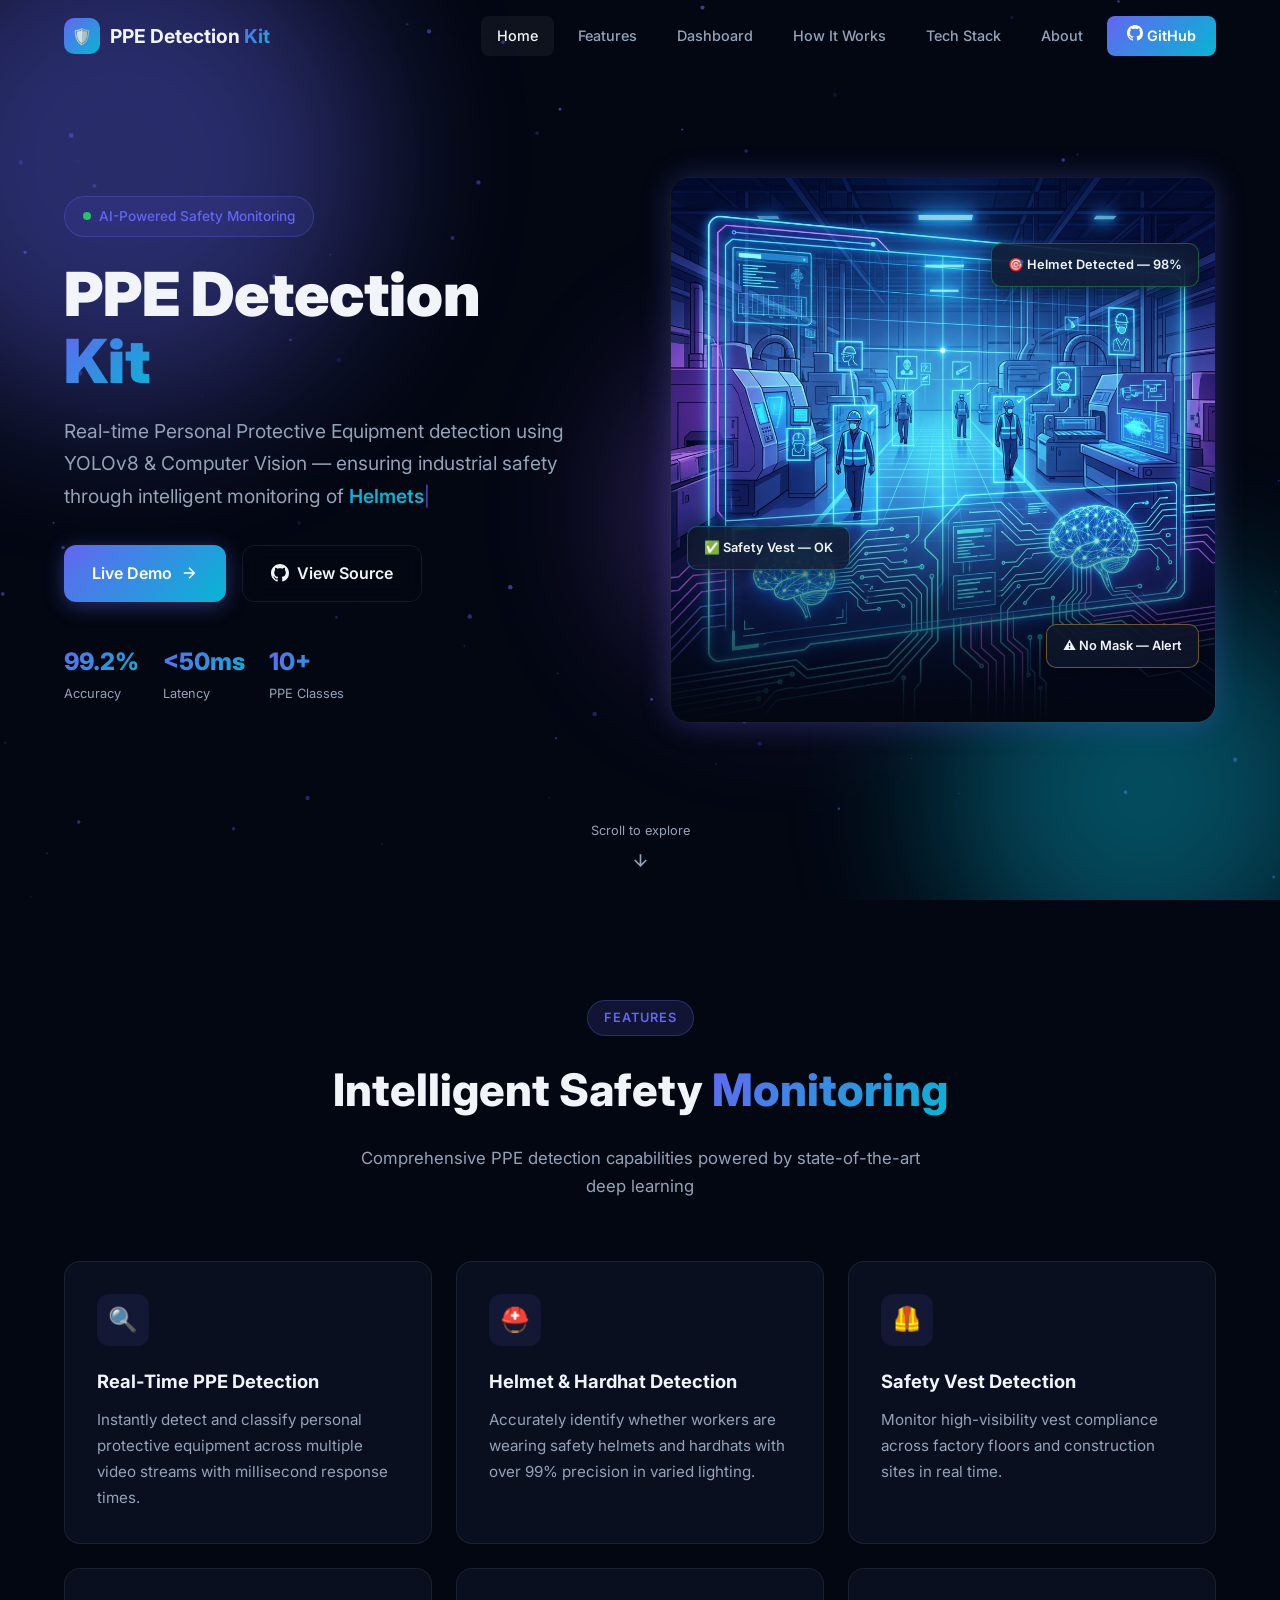
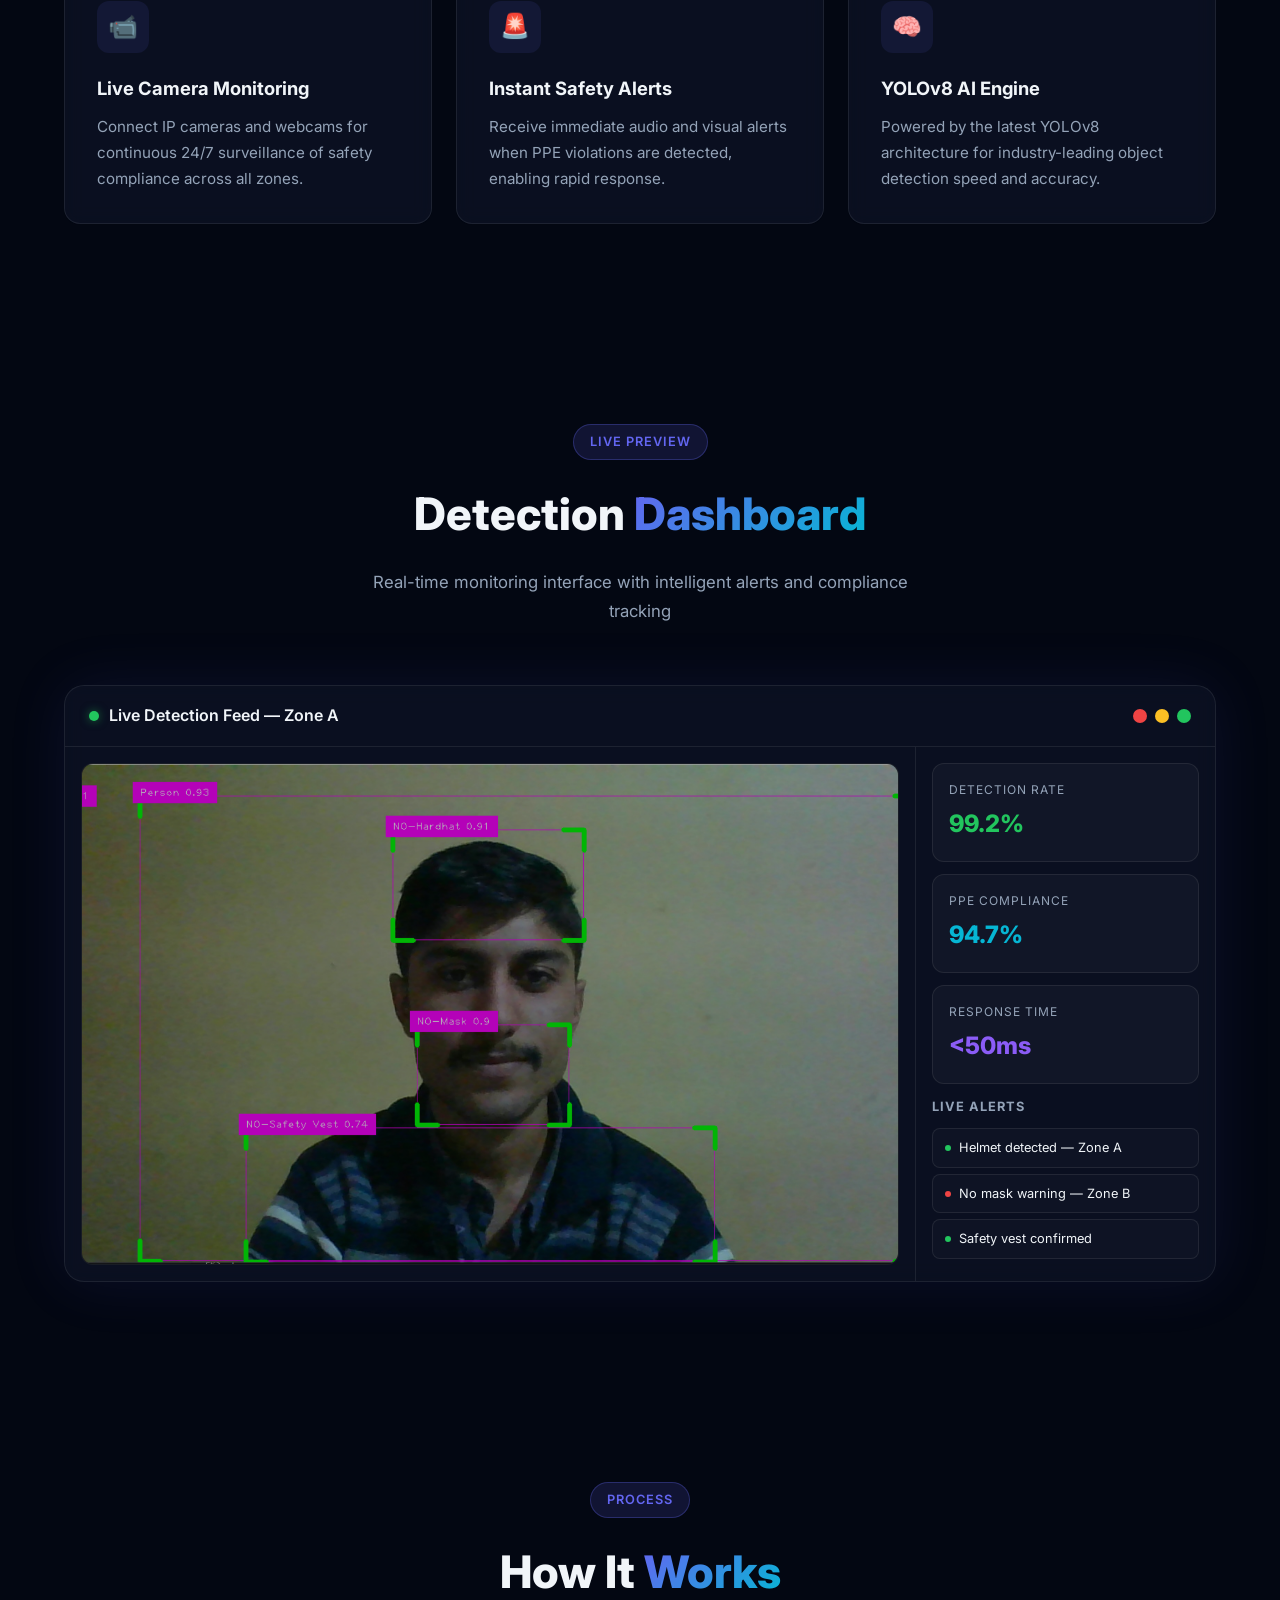
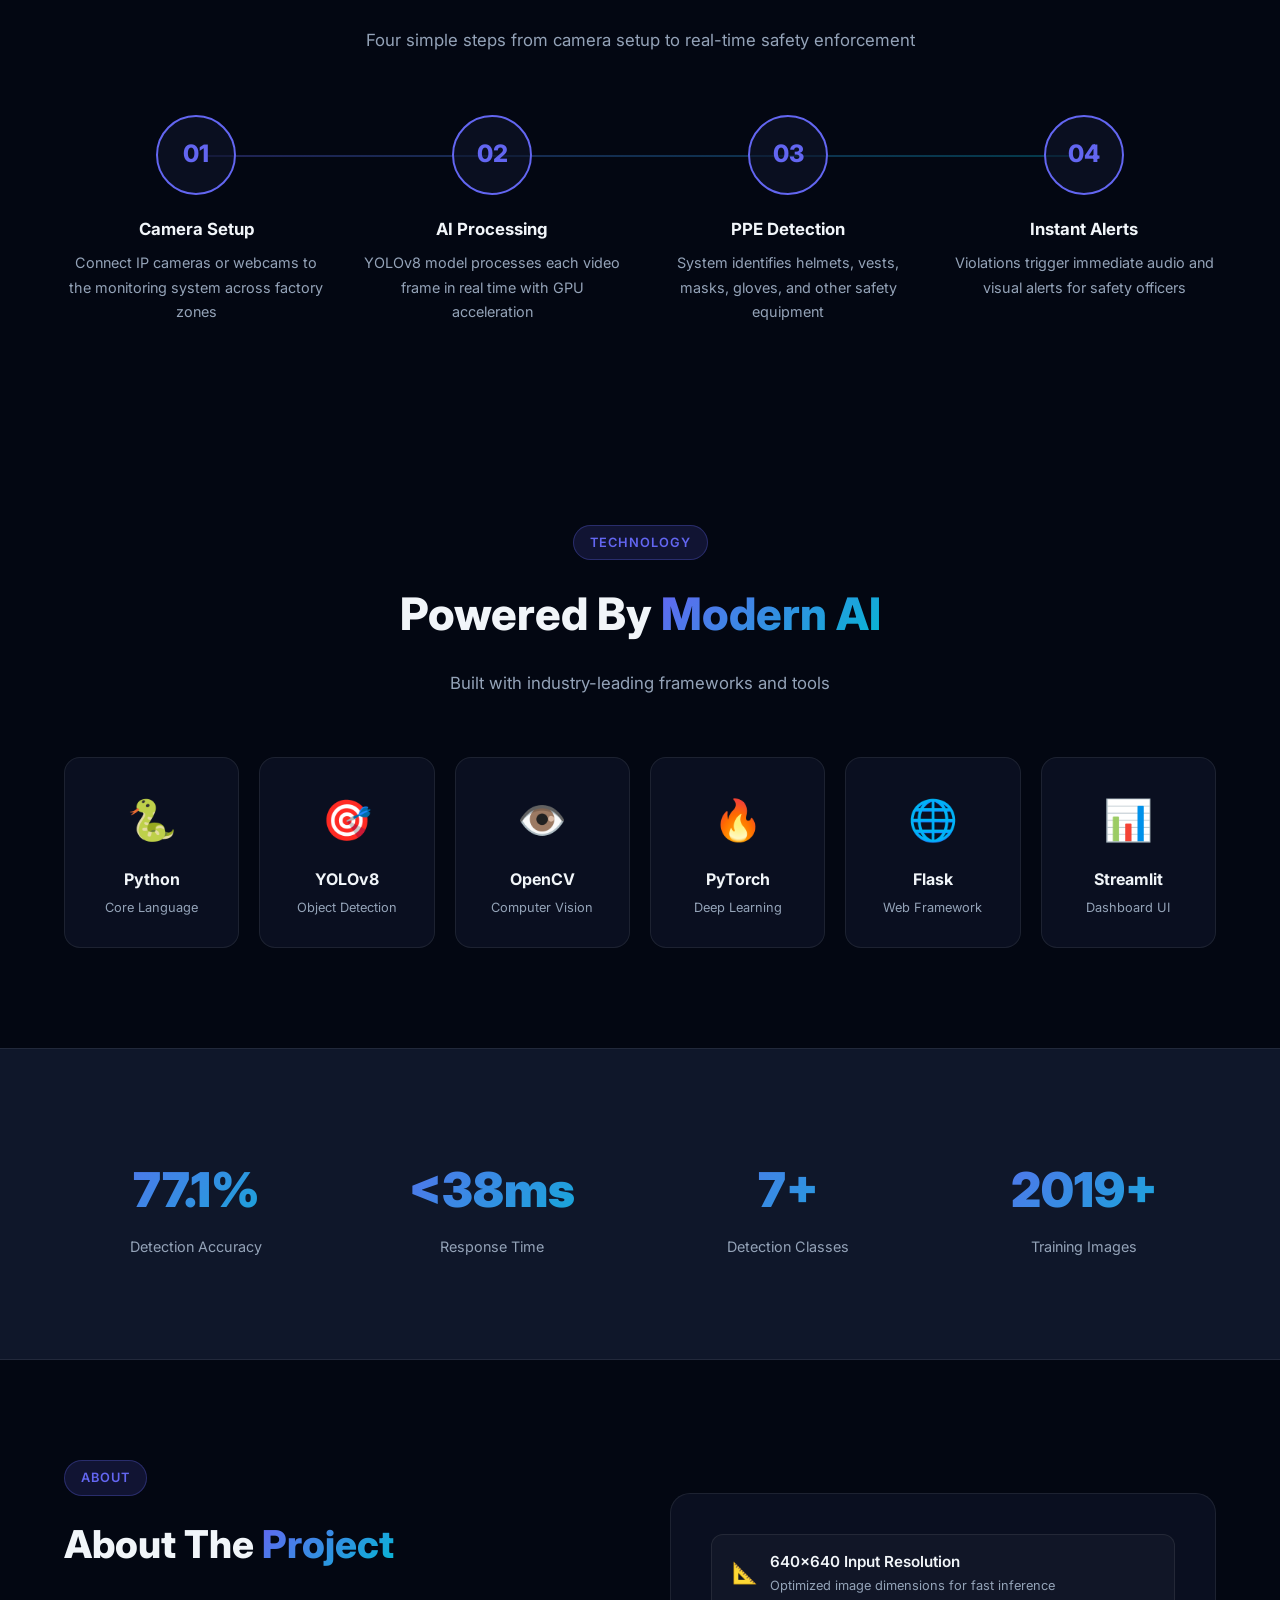
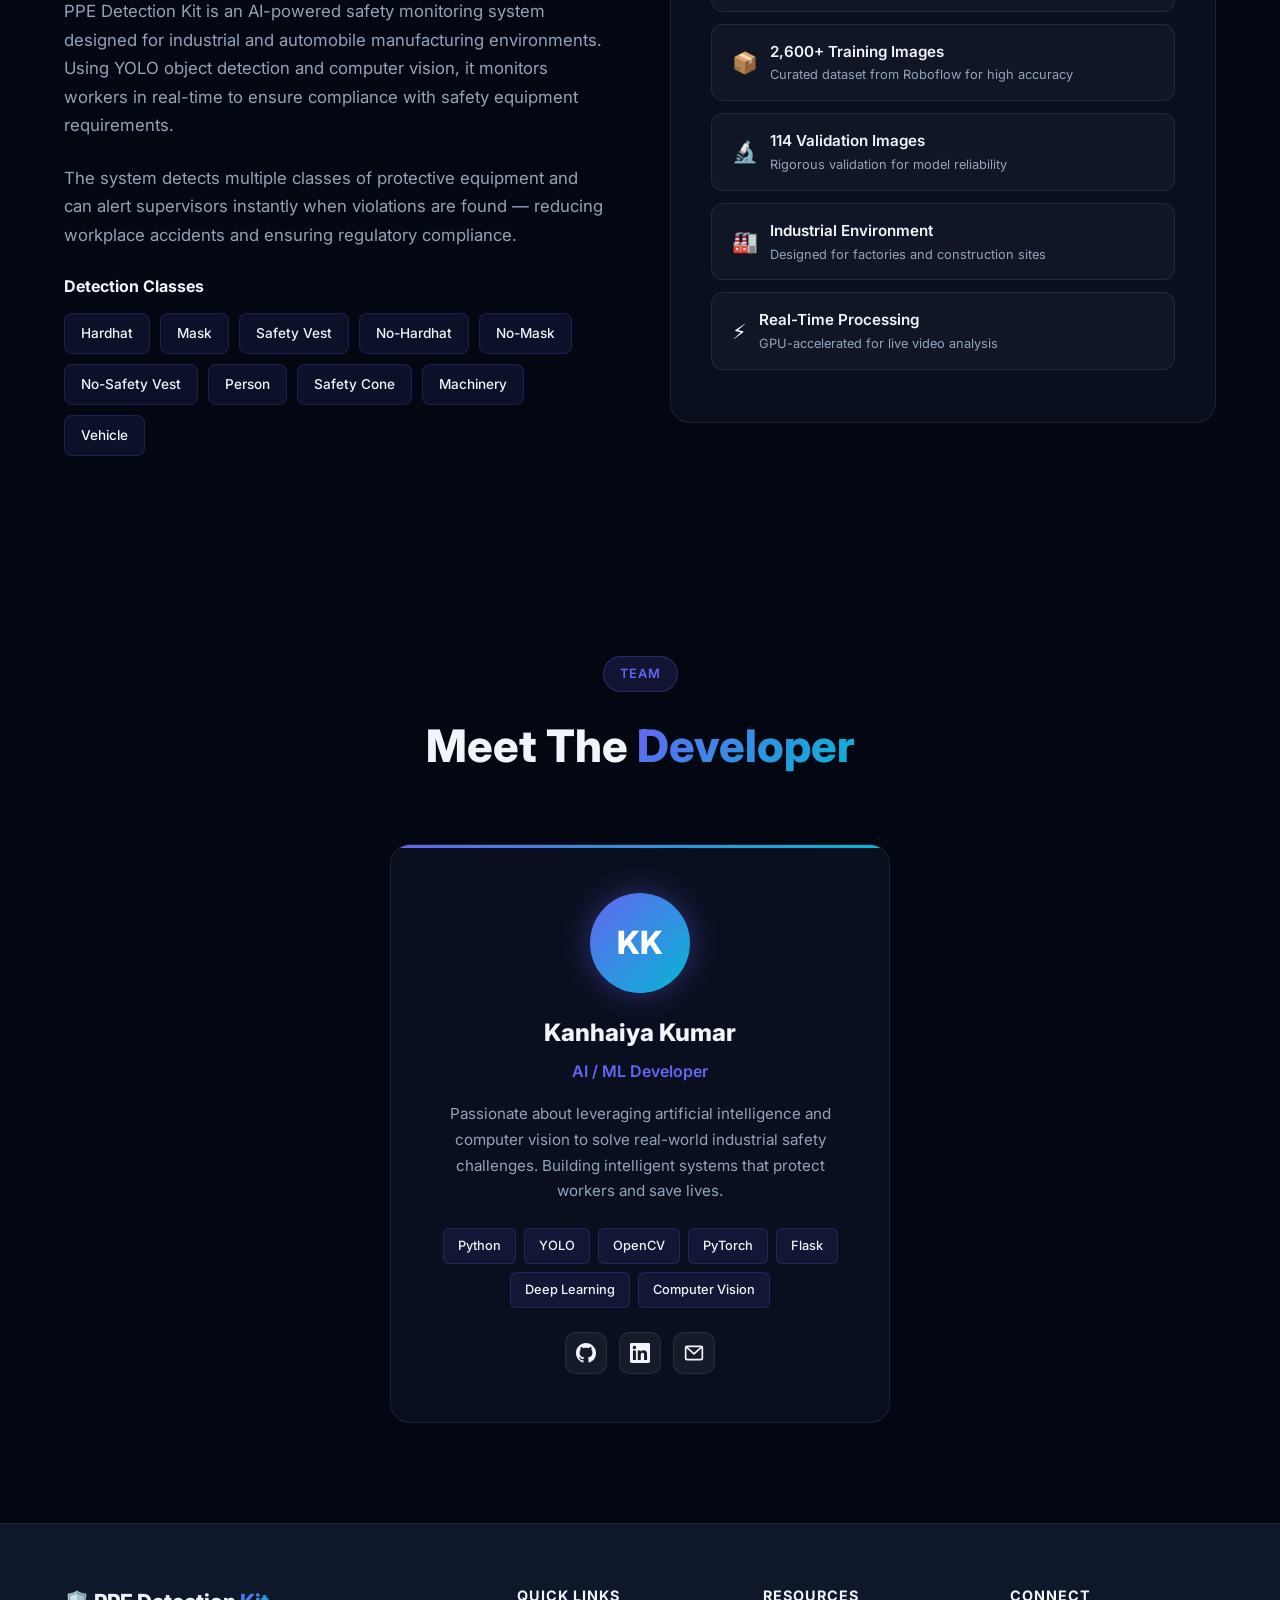
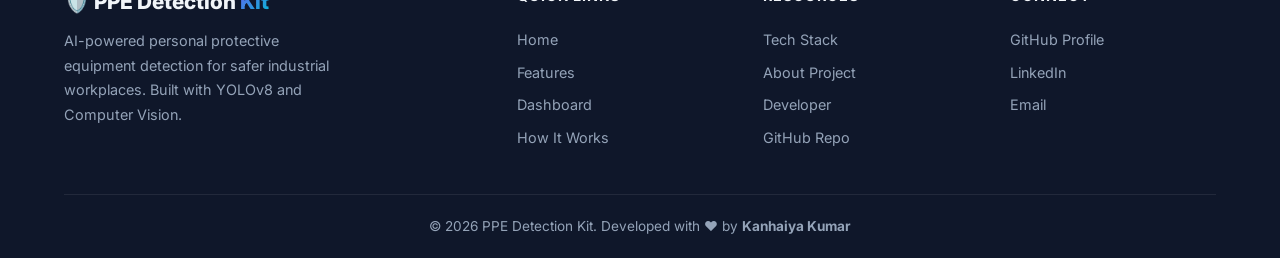
<file: website/index.html>
<!DOCTYPE html>
<html lang="en">
<head>
  <meta charset="UTF-8">
  <meta name="viewport" content="width=device-width, initial-scale=1.0">
  <title>PPE Detection Kit — AI-Powered Industrial Safety Monitoring</title>
  <meta name="description" content="Real-time Personal Protective Equipment detection using YOLOv8 and Computer Vision for industrial and automobile manufacturing safety.">
  <link href="https://fonts.googleapis.com/css2?family=Inter:wght@300;400;500;600;700;800;900&family=JetBrains+Mono:wght@400;500&display=swap" rel="stylesheet">
  <link rel="stylesheet" href="style.css">
</head>
<body>

<!-- Particle Background -->
<canvas id="particles"></canvas>

<!-- ===== Navbar ===== -->
<nav class="navbar" id="navbar">
  <div class="container">
    <a href="#" class="nav-logo">
      <div class="logo-icon">🛡️</div>
      <span>PPE Detection <span class="gradient-text">Kit</span></span>
    </a>
    <div class="nav-links" id="navLinks">
      <a href="#hero">Home</a>
      <a href="#features">Features</a>
      <a href="#dashboard">Dashboard</a>
      <a href="#how-it-works">How It Works</a>
      <a href="#tech-stack">Tech Stack</a>
      <a href="#about">About</a>
      <a href="https://github.com/iamkanhaiyakumar/PPE_detection_Kit" target="_blank" class="nav-cta">
        <svg width="16" height="16" viewBox="0 0 24 24" fill="currentColor"><path d="M12 0C5.37 0 0 5.37 0 12c0 5.31 3.435 9.795 8.205 11.385.6.105.825-.255.825-.57 0-.285-.015-1.23-.015-2.235-3.015.555-3.795-.735-4.035-1.41-.135-.345-.72-1.41-1.23-1.695-.42-.225-1.02-.78-.015-.795.945-.015 1.62.87 1.845 1.23 1.08 1.815 2.805 1.305 3.495.99.105-.78.42-1.305.765-1.605-2.67-.3-5.46-1.335-5.46-5.925 0-1.305.465-2.385 1.23-3.225-.12-.3-.54-1.53.12-3.18 0 0 1.005-.315 3.3 1.23.96-.27 1.98-.405 3-.405s2.04.135 3 .405c2.295-1.56 3.3-1.23 3.3-1.23.66 1.65.24 2.88.12 3.18.765.84 1.23 1.905 1.23 3.225 0 4.605-2.805 5.625-5.475 5.925.435.375.81 1.095.81 2.22 0 1.605-.015 2.895-.015 3.3 0 .315.225.69.825.57A12.02 12.02 0 0024 12c0-6.63-5.37-12-12-12z"/></svg>
        GitHub
      </a>
    </div>
    <button class="mobile-toggle" id="mobileToggle" aria-label="Toggle menu">
      <svg class="hamburger" width="24" height="24" viewBox="0 0 24 24" fill="none" stroke="currentColor" stroke-width="2"><line x1="3" y1="6" x2="21" y2="6"/><line x1="3" y1="12" x2="21" y2="12"/><line x1="3" y1="18" x2="21" y2="18"/></svg>
    </button>
  </div>
</nav>

<!-- ===== Hero Section ===== -->
<section class="hero" id="hero">
  <div class="hero-bg">
    <div class="orb orb-1"></div>
    <div class="orb orb-2"></div>
    <div class="orb orb-3"></div>
  </div>
  <div class="container">
    <div class="hero-text">
      <div class="hero-badge">
        <span class="pulse"></span>
        AI-Powered Safety Monitoring
      </div>
      <h1>PPE Detection<br><span class="gradient-text">Kit</span></h1>
      <p class="hero-subtitle">Real-time Personal Protective Equipment detection using YOLOv8 &amp; Computer Vision — ensuring industrial safety through intelligent monitoring of <span class="typing-text"></span><span class="cursor">|</span></p>
      <div class="hero-cta">
        <a href="#dashboard" class="btn btn-primary">
          Live Demo
          <svg width="18" height="18" viewBox="0 0 24 24" fill="none" stroke="currentColor" stroke-width="2"><path d="M5 12h14M12 5l7 7-7 7"/></svg>
        </a>
        <a href="https://github.com/iamkanhaiyakumar/PPE_detection_Kit" target="_blank" class="btn btn-outline">
          <svg width="18" height="18" viewBox="0 0 24 24" fill="currentColor"><path d="M12 0C5.37 0 0 5.37 0 12c0 5.31 3.435 9.795 8.205 11.385.6.105.825-.255.825-.57 0-.285-.015-1.23-.015-2.235-3.015.555-3.795-.735-4.035-1.41-.135-.345-.72-1.41-1.23-1.695-.42-.225-1.02-.78-.015-.795.945-.015 1.62.87 1.845 1.23 1.08 1.815 2.805 1.305 3.495.99.105-.78.42-1.305.765-1.605-2.67-.3-5.46-1.335-5.46-5.925 0-1.305.465-2.385 1.23-3.225-.12-.3-.54-1.53.12-3.18 0 0 1.005-.315 3.3 1.23.96-.27 1.98-.405 3-.405s2.04.135 3 .405c2.295-1.56 3.3-1.23 3.3-1.23.66 1.65.24 2.88.12 3.18.765.84 1.23 1.905 1.23 3.225 0 4.605-2.805 5.625-5.475 5.925.435.375.81 1.095.81 2.22 0 1.605-.015 2.895-.015 3.3 0 .315.225.69.825.57A12.02 12.02 0 0024 12c0-6.63-5.37-12-12-12z"/></svg>
          View Source
        </a>
      </div>
      <div class="hero-stats">
        <div class="hero-stat"><span class="stat-val">99.2%</span><span class="stat-lbl">Accuracy</span></div>
        <div class="hero-stat"><span class="stat-val">&lt;50ms</span><span class="stat-lbl">Latency</span></div>
        <div class="hero-stat"><span class="stat-val">10+</span><span class="stat-lbl">PPE Classes</span></div>
      </div>
    </div>
    <div class="hero-visual">
      <div class="hero-img-wrap">
        <img src="images/hero-illustration.png" alt="AI-Powered PPE Detection System Visualization">
        <div class="floating-card fc1">🎯 Helmet Detected — 98%</div>
        <div class="floating-card fc2">✅ Safety Vest — OK</div>
        <div class="floating-card fc3">⚠️ No Mask — Alert</div>
      </div>
    </div>
  </div>
  <div class="scroll-indicator">
    <span>Scroll to explore</span>
    <svg width="20" height="20" viewBox="0 0 24 24" fill="none" stroke="currentColor" stroke-width="2"><path d="M12 5v14M5 12l7 7 7-7"/></svg>
  </div>
</section>

<!-- ===== Features ===== -->
<section id="features">
  <div class="container">
    <div class="section-header reveal">
      <span class="section-badge">Features</span>
      <h2>Intelligent Safety <span class="gradient-text">Monitoring</span></h2>
      <p>Comprehensive PPE detection capabilities powered by state-of-the-art deep learning</p>
    </div>
    <div class="features-grid">
      <div class="feature-card reveal reveal-delay-1">
        <div class="feature-icon">🔍</div>
        <h3>Real-Time PPE Detection</h3>
        <p>Instantly detect and classify personal protective equipment across multiple video streams with millisecond response times.</p>
      </div>
      <div class="feature-card reveal reveal-delay-2">
        <div class="feature-icon">⛑️</div>
        <h3>Helmet &amp; Hardhat Detection</h3>
        <p>Accurately identify whether workers are wearing safety helmets and hardhats with over 99% precision in varied lighting.</p>
      </div>
      <div class="feature-card reveal reveal-delay-3">
        <div class="feature-icon">🦺</div>
        <h3>Safety Vest Detection</h3>
        <p>Monitor high-visibility vest compliance across factory floors and construction sites in real time.</p>
      </div>
      <div class="feature-card reveal reveal-delay-4">
        <div class="feature-icon">📹</div>
        <h3>Live Camera Monitoring</h3>
        <p>Connect IP cameras and webcams for continuous 24/7 surveillance of safety compliance across all zones.</p>
      </div>
      <div class="feature-card reveal reveal-delay-5">
        <div class="feature-icon">🚨</div>
        <h3>Instant Safety Alerts</h3>
        <p>Receive immediate audio and visual alerts when PPE violations are detected, enabling rapid response.</p>
      </div>
      <div class="feature-card reveal reveal-delay-6">
        <div class="feature-icon">🧠</div>
        <h3>YOLOv8 AI Engine</h3>
        <p>Powered by the latest YOLOv8 architecture for industry-leading object detection speed and accuracy.</p>
      </div>
    </div>
  </div>
</section>

<!-- ===== Dashboard Preview ===== -->
<section id="dashboard">
  <div class="container">
    <div class="section-header reveal">
      <span class="section-badge">Live Preview</span>
      <h2>Detection <span class="gradient-text">Dashboard</span></h2>
      <p>Real-time monitoring interface with intelligent alerts and compliance tracking</p>
    </div>
    <div class="dashboard-wrap reveal">
      <div class="dash-toolbar">
        <div class="dash-title">
          <span class="status-dot"></span>
          Live Detection Feed — Zone A
        </div>
        <div class="dash-controls">
          <span class="dash-ctrl-btn" style="background:#ef4444;"></span>
          <span class="dash-ctrl-btn" style="background:#fbbf24;"></span>
          <span class="dash-ctrl-btn" style="background:#22c55e;"></span>
        </div>
      </div>
      <div class="dash-body">
        <div class="cam-feed">
          <img src="images/dashboard-feed.png" alt="PPE Detection Camera Feed">
        </div>
        <div class="dash-sidebar">
          <div class="dash-stat">
            <div class="ds-label">Detection Rate</div>
            <div class="ds-value green">99.2%</div>
          </div>
          <div class="dash-stat">
            <div class="ds-label">PPE Compliance</div>
            <div class="ds-value cyan">94.7%</div>
          </div>
          <div class="dash-stat">
            <div class="ds-label">Response Time</div>
            <div class="ds-value purple">&lt;50ms</div>
          </div>
          <div class="alert-log">
            <h4>Live Alerts</h4>
            <div class="alert-log-items">
              <div class="alert-item"><span class="alert-dot g"></span><span>Helmet detected — Zone A</span></div>
              <div class="alert-item"><span class="alert-dot r"></span><span>No mask warning — Zone B</span></div>
              <div class="alert-item"><span class="alert-dot g"></span><span>Safety vest confirmed</span></div>
            </div>
          </div>
        </div>
      </div>
    </div>
  </div>
</section>

<!-- ===== How It Works ===== -->
<section id="how-it-works">
  <div class="container">
    <div class="section-header reveal">
      <span class="section-badge">Process</span>
      <h2>How It <span class="gradient-text">Works</span></h2>
      <p>Four simple steps from camera setup to real-time safety enforcement</p>
    </div>
    <div class="steps">
      <div class="step-card reveal reveal-delay-1">
        <div class="step-num">01</div>
        <h3>Camera Setup</h3>
        <p>Connect IP cameras or webcams to the monitoring system across factory zones</p>
      </div>
      <div class="step-card reveal reveal-delay-2">
        <div class="step-num">02</div>
        <h3>AI Processing</h3>
        <p>YOLOv8 model processes each video frame in real time with GPU acceleration</p>
      </div>
      <div class="step-card reveal reveal-delay-3">
        <div class="step-num">03</div>
        <h3>PPE Detection</h3>
        <p>System identifies helmets, vests, masks, gloves, and other safety equipment</p>
      </div>
      <div class="step-card reveal reveal-delay-4">
        <div class="step-num">04</div>
        <h3>Instant Alerts</h3>
        <p>Violations trigger immediate audio and visual alerts for safety officers</p>
      </div>
    </div>
  </div>
</section>

<!-- ===== Tech Stack ===== -->
<section id="tech-stack">
  <div class="container">
    <div class="section-header reveal">
      <span class="section-badge">Technology</span>
      <h2>Powered By <span class="gradient-text">Modern AI</span></h2>
      <p>Built with industry-leading frameworks and tools</p>
    </div>
    <div class="tech-grid">
      <div class="tech-card reveal reveal-delay-1">
        <div class="tech-icon">🐍</div>
        <h4>Python</h4>
        <p>Core Language</p>
      </div>
      <div class="tech-card reveal reveal-delay-2">
        <div class="tech-icon">🎯</div>
        <h4>YOLOv8</h4>
        <p>Object Detection</p>
      </div>
      <div class="tech-card reveal reveal-delay-3">
        <div class="tech-icon">👁️</div>
        <h4>OpenCV</h4>
        <p>Computer Vision</p>
      </div>
      <div class="tech-card reveal reveal-delay-4">
        <div class="tech-icon">🔥</div>
        <h4>PyTorch</h4>
        <p>Deep Learning</p>
      </div>
      <div class="tech-card reveal reveal-delay-5">
        <div class="tech-icon">🌐</div>
        <h4>Flask</h4>
        <p>Web Framework</p>
      </div>
      <div class="tech-card reveal reveal-delay-6">
        <div class="tech-icon">📊</div>
        <h4>Streamlit</h4>
        <p>Dashboard UI</p>
      </div>
    </div>
  </div>
</section>

<!-- ===== Statistics ===== -->
<section class="stats-section" id="stats">
  <div class="container">
    <div class="stats-grid">
      <div class="stat-item reveal">
        <div class="stat-number" data-target="99.2" data-suffix="%">0</div>
        <div class="stat-label">Detection Accuracy</div>
      </div>
      <div class="stat-item reveal reveal-delay-1">
        <div class="stat-number" data-target="50" data-prefix="<" data-suffix="ms">0</div>
        <div class="stat-label">Response Time</div>
      </div>
      <div class="stat-item reveal reveal-delay-2">
        <div class="stat-number" data-target="10" data-suffix="+">0</div>
        <div class="stat-label">Detection Classes</div>
      </div>
      <div class="stat-item reveal reveal-delay-3">
        <div class="stat-number" data-target="2600" data-suffix="+">0</div>
        <div class="stat-label">Training Images</div>
      </div>
    </div>
  </div>
</section>

<!-- ===== About ===== -->
<section id="about">
  <div class="container">
    <div class="about-grid">
      <div class="about-content reveal">
        <span class="section-badge">About</span>
        <h2>About The <span class="gradient-text">Project</span></h2>
        <p>PPE Detection Kit is an AI-powered safety monitoring system designed for industrial and automobile manufacturing environments. Using YOLO object detection and computer vision, it monitors workers in real-time to ensure compliance with safety equipment requirements.</p>
        <p>The system detects multiple classes of protective equipment and can alert supervisors instantly when violations are found — reducing workplace accidents and ensuring regulatory compliance.</p>
        <h4 style="margin:20px 0 12px;font-weight:700;">Detection Classes</h4>
        <div class="detection-classes">
          <span class="det-class">Hardhat</span>
          <span class="det-class">Mask</span>
          <span class="det-class">Safety Vest</span>
          <span class="det-class">No-Hardhat</span>
          <span class="det-class">No-Mask</span>
          <span class="det-class">No-Safety Vest</span>
          <span class="det-class">Person</span>
          <span class="det-class">Safety Cone</span>
          <span class="det-class">Machinery</span>
          <span class="det-class">Vehicle</span>
        </div>
      </div>
      <div class="about-visual reveal reveal-delay-2">
        <div class="av-item">
          <span class="av-icon">📐</span>
          <div class="av-text"><h4>640×640 Input Resolution</h4><p>Optimized image dimensions for fast inference</p></div>
        </div>
        <div class="av-item">
          <span class="av-icon">📦</span>
          <div class="av-text"><h4>2,600+ Training Images</h4><p>Curated dataset from Roboflow for high accuracy</p></div>
        </div>
        <div class="av-item">
          <span class="av-icon">🔬</span>
          <div class="av-text"><h4>114 Validation Images</h4><p>Rigorous validation for model reliability</p></div>
        </div>
        <div class="av-item">
          <span class="av-icon">🏭</span>
          <div class="av-text"><h4>Industrial Environment</h4><p>Designed for factories and construction sites</p></div>
        </div>
        <div class="av-item">
          <span class="av-icon">⚡</span>
          <div class="av-text"><h4>Real-Time Processing</h4><p>GPU-accelerated for live video analysis</p></div>
        </div>
      </div>
    </div>
  </div>
</section>

<!-- ===== Developer ===== -->
<section id="developer">
  <div class="container">
    <div class="section-header reveal">
      <span class="section-badge">Team</span>
      <h2>Meet The <span class="gradient-text">Developer</span></h2>
    </div>
    <div class="dev-card reveal">
      <div class="dev-avatar">KK</div>
      <h3>Kanhaiya Kumar</h3>
      <p class="dev-role">AI / ML Developer</p>
      <p class="dev-bio">Passionate about leveraging artificial intelligence and computer vision to solve real-world industrial safety challenges. Building intelligent systems that protect workers and save lives.</p>
      <div class="dev-skills">
        <span class="skill-tag">Python</span>
        <span class="skill-tag">YOLO</span>
        <span class="skill-tag">OpenCV</span>
        <span class="skill-tag">PyTorch</span>
        <span class="skill-tag">Flask</span>
        <span class="skill-tag">Deep Learning</span>
        <span class="skill-tag">Computer Vision</span>
      </div>
      <div class="dev-social">
        <a href="https://github.com/iamkanhaiyakumar" target="_blank" aria-label="GitHub">
          <svg viewBox="0 0 24 24" fill="currentColor"><path d="M12 0C5.37 0 0 5.37 0 12c0 5.31 3.435 9.795 8.205 11.385.6.105.825-.255.825-.57 0-.285-.015-1.23-.015-2.235-3.015.555-3.795-.735-4.035-1.41-.135-.345-.72-1.41-1.23-1.695-.42-.225-1.02-.78-.015-.795.945-.015 1.62.87 1.845 1.23 1.08 1.815 2.805 1.305 3.495.99.105-.78.42-1.305.765-1.605-2.67-.3-5.46-1.335-5.46-5.925 0-1.305.465-2.385 1.23-3.225-.12-.3-.54-1.53.12-3.18 0 0 1.005-.315 3.3 1.23.96-.27 1.98-.405 3-.405s2.04.135 3 .405c2.295-1.56 3.3-1.23 3.3-1.23.66 1.65.24 2.88.12 3.18.765.84 1.23 1.905 1.23 3.225 0 4.605-2.805 5.625-5.475 5.925.435.375.81 1.095.81 2.22 0 1.605-.015 2.895-.015 3.3 0 .315.225.69.825.57A12.02 12.02 0 0024 12c0-6.63-5.37-12-12-12z"/></svg>
        </a>
        <a href="https://linkedin.com/in/iamkanhaiyakumar" target="_blank" aria-label="LinkedIn">
          <svg viewBox="0 0 24 24" fill="currentColor"><path d="M20.447 20.452h-3.554v-5.569c0-1.328-.027-3.037-1.852-3.037-1.853 0-2.136 1.445-2.136 2.939v5.667H9.351V9h3.414v1.561h.046c.477-.9 1.637-1.85 3.37-1.85 3.601 0 4.267 2.37 4.267 5.455v6.286zM5.337 7.433a2.062 2.062 0 01-2.063-2.065 2.064 2.064 0 112.063 2.065zm1.782 13.019H3.555V9h3.564v11.452zM22.225 0H1.771C.792 0 0 .774 0 1.729v20.542C0 23.227.792 24 1.771 24h20.451C23.2 24 24 23.227 24 22.271V1.729C24 .774 23.2 0 22.222 0h.003z"/></svg>
        </a>
        <a href="mailto:kanhaiyakumar@example.com" aria-label="Email">
          <svg viewBox="0 0 24 24" fill="none" stroke="currentColor" stroke-width="2"><rect x="2" y="4" width="20" height="16" rx="2"/><path d="M22 4L12 13 2 4"/></svg>
        </a>
      </div>
    </div>
  </div>
</section>

<!-- ===== Footer ===== -->
<footer id="contact">
  <div class="container">
    <div class="footer-grid">
      <div class="footer-brand">
        <h3>🛡️ PPE Detection <span class="gradient-text">Kit</span></h3>
        <p>AI-powered personal protective equipment detection for safer industrial workplaces. Built with YOLOv8 and Computer Vision.</p>
      </div>
      <div class="footer-col">
        <h4>Quick Links</h4>
        <a href="#hero">Home</a>
        <a href="#features">Features</a>
        <a href="#dashboard">Dashboard</a>
        <a href="#how-it-works">How It Works</a>
      </div>
      <div class="footer-col">
        <h4>Resources</h4>
        <a href="#tech-stack">Tech Stack</a>
        <a href="#about">About Project</a>
        <a href="#developer">Developer</a>
        <a href="https://github.com/iamkanhaiyakumar/PPE_detection_Kit" target="_blank">GitHub Repo</a>
      </div>
      <div class="footer-col">
        <h4>Connect</h4>
        <a href="https://github.com/iamkanhaiyakumar" target="_blank">GitHub Profile</a>
        <a href="https://linkedin.com/in/iamkanhaiyakumar" target="_blank">LinkedIn</a>
        <a href="mailto:kanhaiyakumar@example.com">Email</a>
      </div>
    </div>
    <div class="footer-bottom">
      <p>&copy; <span id="year"></span> PPE Detection Kit. Developed with ❤️ by <strong>Kanhaiya Kumar</strong></p>
    </div>
  </div>
</footer>

<!-- Back to Top -->
<button class="back-top" aria-label="Back to top">↑</button>

<script src="script.js"></script>
<script>document.getElementById('year').textContent = new Date().getFullYear();</script>
</body>
</html>
</file>
<file: website/style.css>
/* ===== Cursor Blink ===== */
.cursor { animation:blink 1s step-end infinite;font-weight:300;color:var(--accent,#6366f1); }
@keyframes blink { 0%,100%{opacity:1;}50%{opacity:0;} }
.typing-text { color:#06b6d4;font-weight:600; }

/* ===== CSS Variables ===== */
:root {
  --bg-primary: #030712;
  --bg-secondary: #0f172a;
  --bg-card: rgba(15, 23, 42, 0.6);
  --accent: #6366f1;
  --accent2: #8b5cf6;
  --cyan: #06b6d4;
  --blue: #3b82f6;
  --text: #f1f5f9;
  --text-muted: #94a3b8;
  --glass: rgba(255,255,255,0.05);
  --glass-border: rgba(255,255,255,0.08);
  --gradient: linear-gradient(135deg, #6366f1, #06b6d4);
  --glow: 0 0 30px rgba(99,102,241,0.3);
}

/* ===== Reset ===== */
*,*::before,*::after { margin:0;padding:0;box-sizing:border-box; }
html { scroll-behavior:smooth; scroll-padding-top:80px; }
body {
  font-family:'Inter',system-ui,sans-serif;
  background:var(--bg-primary);
  color:var(--text);
  line-height:1.7;
  overflow-x:hidden;
}
a { text-decoration:none;color:inherit; }
ul { list-style:none; }
img { max-width:100%;display:block; }

/* ===== Scrollbar ===== */
::-webkit-scrollbar { width:8px; }
::-webkit-scrollbar-track { background:var(--bg-primary); }
::-webkit-scrollbar-thumb { background:var(--accent);border-radius:4px; }

/* ===== Utilities ===== */
.container { max-width:1200px;margin:0 auto;padding:0 24px; }
.gradient-text { background:var(--gradient);-webkit-background-clip:text;-webkit-text-fill-color:transparent;background-clip:text; }
.section-badge {
  display:inline-block;padding:6px 16px;border-radius:50px;font-size:.8rem;font-weight:600;
  background:rgba(99,102,241,0.15);color:var(--accent);border:1px solid rgba(99,102,241,0.3);
  margin-bottom:16px;letter-spacing:1px;text-transform:uppercase;
}
.section-header { text-align:center;margin-bottom:60px; }
.section-header h2 { font-size:clamp(1.8rem,4vw,2.8rem);font-weight:800;margin-bottom:16px; }
.section-header p { color:var(--text-muted);max-width:600px;margin:0 auto;font-size:1.05rem; }
section { padding:100px 0;position:relative; }

/* ===== Particle Canvas ===== */
#particles { position:fixed;top:0;left:0;width:100%;height:100%;z-index:0;pointer-events:none; }

/* ===== Navbar ===== */
.navbar {
  position:fixed;top:0;left:0;right:0;z-index:1000;padding:16px 0;
  transition:all .3s ease;
}
.navbar.scrolled {
  background:rgba(3,7,18,0.85);backdrop-filter:blur(20px);
  border-bottom:1px solid var(--glass-border);padding:10px 0;
}
.navbar .container { display:flex;align-items:center;justify-content:space-between; }
.nav-logo { display:flex;align-items:center;gap:10px;font-size:1.2rem;font-weight:700;z-index:1001; }
.nav-logo .logo-icon {
  width:36px;height:36px;border-radius:10px;background:var(--gradient);
  display:flex;align-items:center;justify-content:center;font-size:1rem;
}
.nav-links { display:flex;gap:8px;align-items:center; }
.nav-links a {
  padding:8px 16px;border-radius:8px;font-size:.9rem;font-weight:500;
  color:var(--text-muted);transition:all .3s;
}
.nav-links a:hover,.nav-links a.active { color:var(--text);background:var(--glass); }
.nav-cta {
  padding:8px 20px!important;background:var(--gradient)!important;color:#fff!important;
  border-radius:8px!important;font-weight:600!important;
}
.mobile-toggle { display:none;background:none;border:none;color:var(--text);cursor:pointer;z-index:1001;padding:8px; }

/* ===== Hero ===== */
.hero {
  min-height:100vh;display:flex;align-items:center;position:relative;
  padding-top:100px;overflow:hidden;
}
.hero-bg .orb {
  position:absolute;border-radius:50%;filter:blur(80px);opacity:.4;
  animation:orbFloat 8s ease-in-out infinite;
}
.hero-bg .orb-1 { width:500px;height:500px;background:#6366f1;top:-10%;left:-10%;animation-delay:0s; }
.hero-bg .orb-2 { width:400px;height:400px;background:#06b6d4;bottom:-10%;right:-5%;animation-delay:3s; }
.hero-bg .orb-3 { width:300px;height:300px;background:#8b5cf6;top:40%;left:50%;animation-delay:5s; }
@keyframes orbFloat {
  0%,100% { transform:translate(0,0) scale(1); }
  50% { transform:translate(30px,-30px) scale(1.1); }
}
.hero .container { display:grid;grid-template-columns:1fr 1fr;gap:60px;align-items:center;position:relative;z-index:1; }
.hero-badge {
  display:inline-flex;align-items:center;gap:8px;padding:8px 18px;border-radius:50px;
  background:rgba(99,102,241,0.1);border:1px solid rgba(99,102,241,0.3);
  font-size:.85rem;font-weight:500;color:var(--accent);margin-bottom:24px;
}
.hero-badge .pulse { width:8px;height:8px;border-radius:50%;background:#22c55e;animation:pulse 2s infinite; }
@keyframes pulse { 0%,100%{opacity:1;transform:scale(1);}50%{opacity:.5;transform:scale(1.5);} }
.hero h1 { font-size:clamp(2.2rem,5vw,3.8rem);font-weight:900;line-height:1.1;margin-bottom:20px; }
.hero-subtitle { color:var(--text-muted);font-size:clamp(1rem,2vw,1.2rem);margin-bottom:32px;max-width:540px; }
.hero-cta { display:flex;gap:16px;margin-bottom:40px;flex-wrap:wrap; }
.btn {
  display:inline-flex;align-items:center;gap:8px;padding:14px 28px;border-radius:12px;
  font-size:1rem;font-weight:600;transition:all .3s;cursor:pointer;border:none;
}
.btn-primary {
  background:var(--gradient);color:#fff;
  box-shadow:0 4px 20px rgba(99,102,241,0.4);
}
.btn-primary:hover { transform:translateY(-2px);box-shadow:0 8px 30px rgba(99,102,241,0.5); }
.btn-outline {
  background:transparent;color:var(--text);border:1px solid var(--glass-border);
  backdrop-filter:blur(10px);
}
.btn-outline:hover { background:var(--glass);border-color:var(--accent); }
.hero-stats { display:flex;gap:24px;flex-wrap:wrap; }
.hero-stat {
  display:flex;flex-direction:column;
}
.hero-stat .stat-val { font-size:1.5rem;font-weight:800;background:var(--gradient);-webkit-background-clip:text;-webkit-text-fill-color:transparent; }
.hero-stat .stat-lbl { font-size:.8rem;color:var(--text-muted); }
.hero-visual { position:relative; }
.hero-img-wrap {
  position:relative;border-radius:20px;overflow:hidden;
  border:1px solid var(--glass-border);box-shadow:var(--glow);
}
.hero-img-wrap img { width:100%;display:block; }
.hero-img-wrap::after {
  content:'';position:absolute;inset:0;
  background:linear-gradient(180deg,transparent 60%,var(--bg-primary));pointer-events:none;
}
.floating-card {
  position:absolute;padding:10px 16px;border-radius:10px;font-size:.8rem;font-weight:600;
  background:rgba(15,23,42,0.8);backdrop-filter:blur(16px);
  border:1px solid var(--glass-border);animation:float 4s ease-in-out infinite;
  white-space:nowrap;z-index:2;
}
.floating-card.fc1 { top:12%;right:16px;animation-delay:0s;border-color:rgba(34,197,94,0.4);box-shadow:0 4px 20px rgba(0,0,0,0.5); }
.floating-card.fc2 { bottom:28%;left:16px;animation-delay:1.5s;border-color:rgba(6,182,212,0.4);box-shadow:0 4px 20px rgba(0,0,0,0.5); }
.floating-card.fc3 { bottom:10%;right:16px;animation-delay:3s;border-color:rgba(251,191,36,0.4);box-shadow:0 4px 20px rgba(0,0,0,0.5); }
@keyframes float { 0%,100%{transform:translateY(0);}50%{transform:translateY(-12px);} }
.scroll-indicator {
  position:absolute;bottom:30px;left:50%;transform:translateX(-50%);
  display:flex;flex-direction:column;align-items:center;gap:8px;
  color:var(--text-muted);font-size:.8rem;animation:bounce 2s infinite;
}
@keyframes bounce { 0%,100%{transform:translateX(-50%) translateY(0);}50%{transform:translateX(-50%) translateY(8px);} }

/* ===== Features ===== */
.features-grid { display:grid;grid-template-columns:repeat(auto-fit,minmax(320px,1fr));gap:24px; }
.feature-card {
  padding:32px;border-radius:16px;
  background:var(--bg-card);backdrop-filter:blur(10px);
  border:1px solid var(--glass-border);
  transition:all .4s ease;position:relative;overflow:hidden;
}
.feature-card::before {
  content:'';position:absolute;top:0;left:0;right:0;height:2px;
  background:var(--gradient);transform:scaleX(0);transition:transform .4s;transform-origin:left;
}
.feature-card:hover { transform:translateY(-6px);border-color:rgba(99,102,241,0.3);box-shadow:var(--glow); }
.feature-card:hover::before { transform:scaleX(1); }
.feature-icon {
  width:52px;height:52px;border-radius:12px;display:flex;align-items:center;justify-content:center;
  background:rgba(99,102,241,0.1);margin-bottom:20px;font-size:1.5rem;
}
.feature-card h3 { font-size:1.15rem;font-weight:700;margin-bottom:10px; }
.feature-card p { color:var(--text-muted);font-size:.95rem; }

/* ===== Dashboard ===== */
.dashboard-wrap {
  border-radius:20px;border:1px solid var(--glass-border);
  background:var(--bg-card);backdrop-filter:blur(10px);overflow:hidden;
  box-shadow:0 0 60px rgba(99,102,241,0.1);
}
.dash-toolbar {
  display:flex;align-items:center;justify-content:space-between;
  padding:16px 24px;border-bottom:1px solid var(--glass-border);
}
.dash-title { display:flex;align-items:center;gap:10px;font-weight:600; }
.status-dot { width:10px;height:10px;border-radius:50%;background:#22c55e;box-shadow:0 0 10px rgba(34,197,94,0.5);animation:pulse 2s infinite; }
.dash-controls { display:flex;gap:8px; }
.dash-ctrl-btn { width:14px;height:14px;border-radius:50%; }
.dash-body { display:grid;grid-template-columns:1fr 300px;min-height:400px; }
.cam-feed {
  position:relative;background:rgba(0,0,0,0.4);margin:16px;border-radius:12px;
  overflow:hidden;display:flex;align-items:center;justify-content:center;
  border:1px solid var(--glass-border);
}
.cam-feed img { width:100%;height:100%;object-fit:cover;opacity:0.7; }
.det-box {
  position:absolute;border:2px solid;border-radius:6px;
  display:flex;align-items:flex-start;justify-content:flex-start;
}
.det-box span {
  font-size:.7rem;font-weight:600;padding:2px 8px;border-radius:0 0 6px 0;
}
.det-box.green { border-color:#22c55e;top:15%;left:10%;width:25%;height:35%; }
.det-box.green span { background:#22c55e;color:#000; }
.det-box.cyan { border-color:#06b6d4;top:20%;right:15%;width:20%;height:30%; }
.det-box.cyan span { background:#06b6d4;color:#000; }
.det-box.red { border-color:#ef4444;bottom:20%;left:40%;width:18%;height:25%; }
.det-box.red span { background:#ef4444;color:#fff; }
.dash-sidebar { padding:16px;border-left:1px solid var(--glass-border);display:flex;flex-direction:column;gap:12px; }
.dash-stat {
  padding:16px;border-radius:12px;background:rgba(255,255,255,0.03);
  border:1px solid var(--glass-border);
}
.dash-stat .ds-label { font-size:.75rem;color:var(--text-muted);text-transform:uppercase;letter-spacing:1px;margin-bottom:4px; }
.dash-stat .ds-value { font-size:1.5rem;font-weight:800; }
.dash-stat .ds-value.green { color:#22c55e; }
.dash-stat .ds-value.cyan { color:#06b6d4; }
.dash-stat .ds-value.purple { color:#8b5cf6; }
.alert-log { flex:1;overflow:hidden; }
.alert-log h4 { font-size:.8rem;color:var(--text-muted);text-transform:uppercase;letter-spacing:1px;margin-bottom:10px; }
.alert-item {
  display:flex;align-items:center;gap:8px;padding:8px 12px;border-radius:8px;
  font-size:.8rem;margin-bottom:6px;background:rgba(255,255,255,0.02);
  border:1px solid var(--glass-border);
}
.alert-dot { width:6px;height:6px;border-radius:50%;flex-shrink:0; }
.alert-dot.g { background:#22c55e; }
.alert-dot.r { background:#ef4444; }
.alert-dot.y { background:#fbbf24; }

/* ===== How It Works ===== */
.steps { display:grid;grid-template-columns:repeat(4,1fr);gap:32px;position:relative; }
.steps::before {
  content:'';position:absolute;top:40px;left:12.5%;right:12.5%;height:2px;
  background:linear-gradient(90deg,var(--accent),var(--cyan));opacity:.3;
}
.step-card { text-align:center;position:relative; }
.step-num {
  width:80px;height:80px;border-radius:50%;display:flex;align-items:center;justify-content:center;
  font-size:1.5rem;font-weight:800;margin:0 auto 20px;
  background:var(--bg-card);border:2px solid var(--accent);color:var(--accent);
  position:relative;z-index:1;
}
.step-card h3 { font-size:1.05rem;font-weight:700;margin-bottom:8px; }
.step-card p { color:var(--text-muted);font-size:.9rem; }

/* ===== Tech Stack ===== */
.tech-grid { display:grid;grid-template-columns:repeat(auto-fit,minmax(160px,1fr));gap:20px; }
.tech-card {
  text-align:center;padding:28px 16px;border-radius:16px;
  background:var(--bg-card);border:1px solid var(--glass-border);
  transition:all .3s;
}
.tech-card:hover { transform:translateY(-4px);border-color:rgba(99,102,241,0.3);box-shadow:var(--glow); }
.tech-icon { font-size:2.5rem;margin-bottom:12px; }
.tech-card h4 { font-size:1rem;font-weight:700;margin-bottom:4px; }
.tech-card p { color:var(--text-muted);font-size:.8rem; }

/* ===== Statistics ===== */
.stats-section { background:var(--bg-secondary);border-top:1px solid var(--glass-border);border-bottom:1px solid var(--glass-border); }
.stats-grid { display:grid;grid-template-columns:repeat(4,1fr);gap:32px; }
.stat-item { text-align:center; }
.stat-number { font-size:clamp(2rem,4vw,3rem);font-weight:900;background:var(--gradient);-webkit-background-clip:text;-webkit-text-fill-color:transparent; }
.stat-label { color:var(--text-muted);font-size:.9rem;margin-top:4px; }

/* ===== About ===== */
.about-grid { display:grid;grid-template-columns:1fr 1fr;gap:60px;align-items:center; }
.about-content h2 { font-size:clamp(1.6rem,3vw,2.4rem);font-weight:800;margin-bottom:20px; }
.about-content>p { color:var(--text-muted);margin-bottom:24px;font-size:1.05rem; }
.detection-classes { display:flex;flex-wrap:wrap;gap:10px; }
.det-class {
  padding:8px 16px;border-radius:8px;font-size:.85rem;font-weight:500;
  background:rgba(99,102,241,0.1);border:1px solid rgba(99,102,241,0.2);
  transition:all .3s;
}
.det-class:hover { background:rgba(99,102,241,0.2);transform:translateY(-2px); }
.about-visual {
  position:relative;padding:40px;border-radius:20px;
  background:var(--bg-card);border:1px solid var(--glass-border);
}
.about-visual .av-item {
  display:flex;align-items:center;gap:12px;padding:14px 20px;border-radius:12px;
  background:rgba(255,255,255,0.03);border:1px solid var(--glass-border);
  margin-bottom:12px;transition:all .3s;
}
.about-visual .av-item:hover { border-color:rgba(99,102,241,0.3); }
.av-icon { font-size:1.3rem; }
.av-text h4 { font-size:.95rem;font-weight:600; }
.av-text p { font-size:.8rem;color:var(--text-muted); }

/* ===== Developer ===== */
.dev-card {
  max-width:500px;margin:0 auto;text-align:center;padding:48px 40px;border-radius:20px;
  background:var(--bg-card);backdrop-filter:blur(10px);border:1px solid var(--glass-border);
  position:relative;overflow:hidden;
}
.dev-card::before {
  content:'';position:absolute;top:0;left:0;right:0;height:3px;background:var(--gradient);
}
.dev-avatar {
  width:100px;height:100px;border-radius:50%;margin:0 auto 20px;
  background:var(--gradient);display:flex;align-items:center;justify-content:center;
  font-size:2rem;font-weight:800;color:#fff;
  box-shadow:0 0 30px rgba(99,102,241,0.4);
}
.dev-card h3 { font-size:1.5rem;font-weight:800;margin-bottom:4px; }
.dev-role { color:var(--accent);font-weight:600;margin-bottom:16px; }
.dev-bio { color:var(--text-muted);font-size:.95rem;margin-bottom:24px; }
.dev-skills { display:flex;flex-wrap:wrap;justify-content:center;gap:8px;margin-bottom:24px; }
.skill-tag {
  padding:6px 14px;border-radius:6px;font-size:.8rem;font-weight:500;
  background:rgba(99,102,241,0.1);border:1px solid rgba(99,102,241,0.2);
}
.dev-social { display:flex;justify-content:center;gap:12px; }
.dev-social a {
  width:42px;height:42px;border-radius:10px;display:flex;align-items:center;justify-content:center;
  background:var(--glass);border:1px solid var(--glass-border);transition:all .3s;
}
.dev-social a:hover { background:var(--accent);border-color:var(--accent);transform:translateY(-2px); }
.dev-social a svg { width:20px;height:20px; }

/* ===== Footer ===== */
footer {
  background:var(--bg-secondary);border-top:1px solid var(--glass-border);padding:60px 0 0;
}
.footer-grid { display:grid;grid-template-columns:2fr 1fr 1fr 1fr;gap:40px;padding-bottom:40px; }
.footer-brand h3 { font-size:1.3rem;font-weight:800;margin-bottom:10px; }
.footer-brand p { color:var(--text-muted);font-size:.9rem;max-width:280px; }
.footer-col h4 { font-size:.9rem;font-weight:700;margin-bottom:16px;text-transform:uppercase;letter-spacing:1px;color:var(--text); }
.footer-col a { display:block;color:var(--text-muted);font-size:.9rem;padding:4px 0;transition:color .3s; }
.footer-col a:hover { color:var(--accent); }
.footer-bottom {
  text-align:center;padding:20px 0;border-top:1px solid var(--glass-border);
  color:var(--text-muted);font-size:.85rem;
}
.back-top {
  position:fixed;bottom:30px;right:30px;width:46px;height:46px;border-radius:12px;
  background:var(--gradient);color:#fff;border:none;cursor:pointer;
  display:flex;align-items:center;justify-content:center;font-size:1.2rem;
  opacity:0;visibility:hidden;transition:all .3s;z-index:999;box-shadow:var(--glow);
}
.back-top.visible { opacity:1;visibility:visible; }
.back-top:hover { transform:translateY(-3px); }

/* ===== Scroll Animations ===== */
.reveal { opacity:0;transform:translateY(40px);transition:all .7s cubic-bezier(.22,1,.36,1); }
.reveal.visible { opacity:1;transform:translateY(0); }
.reveal-delay-1 { transition-delay:.1s; }
.reveal-delay-2 { transition-delay:.2s; }
.reveal-delay-3 { transition-delay:.3s; }
.reveal-delay-4 { transition-delay:.35s; }
.reveal-delay-5 { transition-delay:.4s; }
.reveal-delay-6 { transition-delay:.45s; }

/* ===== Responsive ===== */
@media(max-width:1024px) {
  .hero .container { grid-template-columns:1fr;text-align:center; }
  .hero-subtitle { margin:0 auto 32px; }
  .hero-cta { justify-content:center; }
  .hero-stats { justify-content:center; }
  .hero-visual { max-width:500px;margin:0 auto; }
  .about-grid { grid-template-columns:1fr; }
  .dash-body { grid-template-columns:1fr; }
  .dash-sidebar { border-left:none;border-top:1px solid var(--glass-border); }
  .steps { grid-template-columns:repeat(2,1fr); }
  .steps::before { display:none; }
  .footer-grid { grid-template-columns:1fr 1fr; }
}
@media(max-width:768px) {
  section { padding:70px 0; }
  .nav-links { 
    position:fixed;top:0;left:0;right:0;bottom:0;background:rgba(3,7,18,0.95);
    backdrop-filter:blur(20px);flex-direction:column;align-items:center;justify-content:center;
    gap:16px;opacity:0;visibility:hidden;transition:all .3s;
  }
  .nav-links.open { opacity:1;visibility:visible; }
  .mobile-toggle { display:block; }
  .features-grid { grid-template-columns:1fr; }
  .stats-grid { grid-template-columns:repeat(2,1fr); }
  .steps { grid-template-columns:1fr; }
  .footer-grid { grid-template-columns:1fr; }
  .floating-card { display:none; }
}
@media(max-width:480px) {
  .hero h1 { font-size:2rem; }
  .hero-cta { flex-direction:column; }
  .stats-grid { grid-template-columns:1fr 1fr; }
  .tech-grid { grid-template-columns:repeat(2,1fr); }
}
</file>
